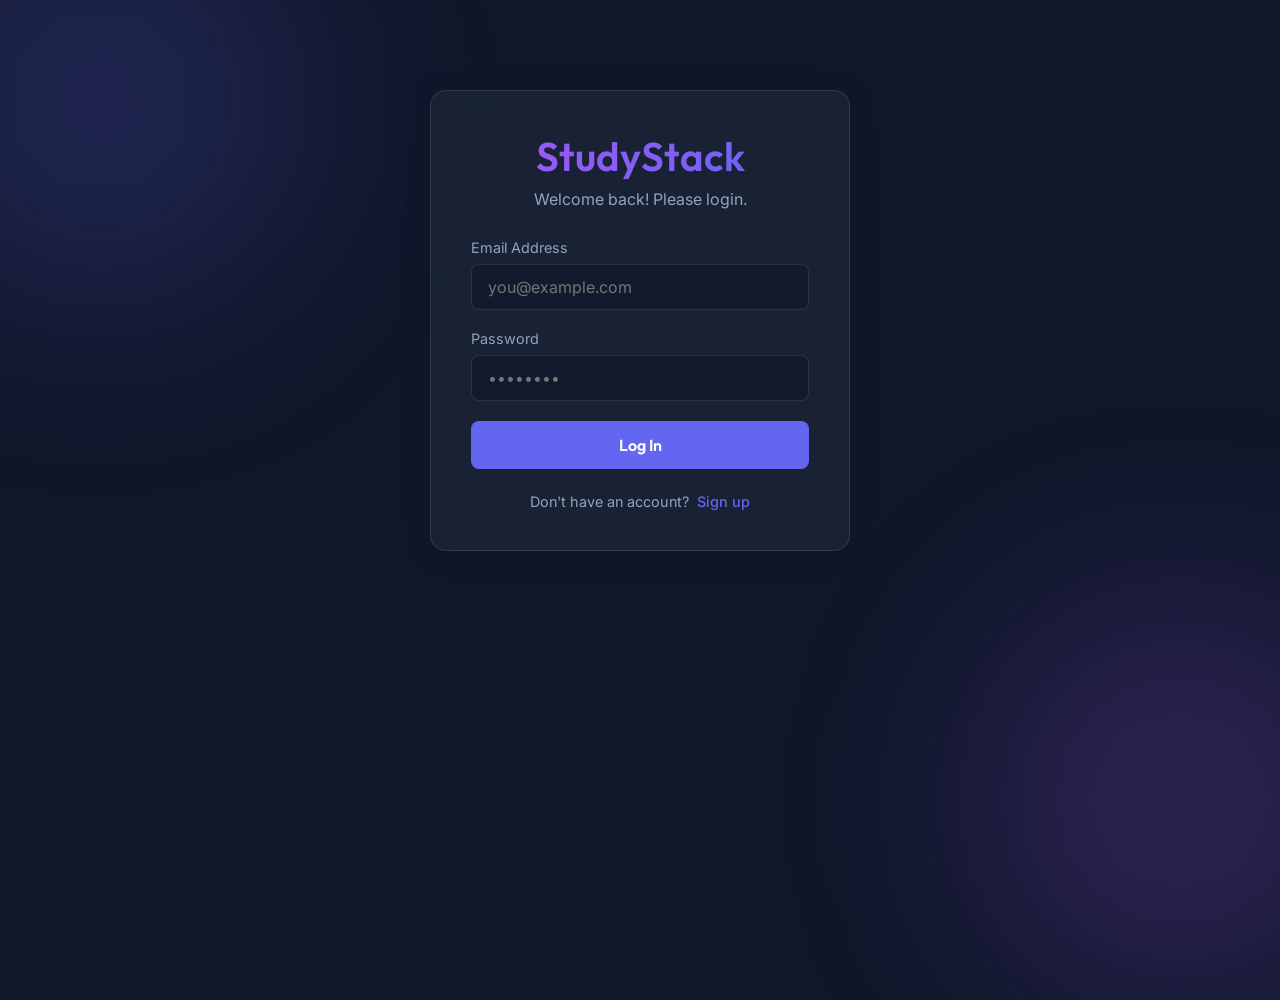
<file: Frontend/index.html>
<!DOCTYPE html>
<html lang="en">
<head>
    <meta charset="UTF-8">
    <meta name="viewport" content="width=device-width, initial-scale=1.0">
    <title>StudyStack - Welcome</title>
    <link rel="stylesheet" href="./css/style.css">
</head>
<body>
    
    <div class="auth-container glass-panel">
        <div class="auth-header">
            <h1>StudyStack</h1>
            <p id="auth-subtitle">Welcome back! Please login.</p>
        </div>

        <!-- Login Form -->
        <form id="login-form">
            <div class="form-group">
                <label for="login-email">Email Address</label>
                <input type="email" id="login-email" class="form-control" required placeholder="you@example.com">
            </div>
            <div class="form-group">
                <label for="login-password">Password</label>
                <input type="password" id="login-password" class="form-control" required placeholder="••••••••">
            </div>
            <button type="submit" class="btn" id="login-btn">Log In</button>
        </form>

        <!-- Register Form (Hidden by default) -->
        <form id="register-form" class="hidden">
            <div class="form-group">
                <label for="reg-name">Full Name</label>
                <input type="text" id="reg-name" class="form-control" required placeholder="John Doe">
            </div>
            <div class="form-group">
                <label for="reg-email">Email Address</label>
                <input type="email" id="reg-email" class="form-control" required placeholder="you@example.com">
            </div>
            <div class="form-group">
                <label for="reg-password">Password</label>
                <input type="password" id="reg-password" class="form-control" required placeholder="••••••••">
            </div>
            <div class="form-group">
                <label for="reg-role">I am a...</label>
                <select id="reg-role" class="form-control">
                    <option value="student">Student</option>
                    <option value="instructor">Instructor</option>
                </select>
            </div>
            <button type="submit" class="btn" id="reg-btn">Create Account</button>
        </form>

        <div class="toggle-auth" id="toggle-container">
            <span>Don't have an account?</span>
            <a id="toggle-link">Sign up</a>
        </div>
    </div>

    <!-- Scripts -->
    <script src="./js/api.js"></script>
    <script src="./js/auth.js"></script>
</body>
</html>
</file>
<file: Frontend/css/style.css>
@import url('https://fonts.googleapis.com/css2?family=Inter:wght@300;400;500;600;700&family=Outfit:wght@400;500;600;700&display=swap');

:root {
  --primary-color: #6366f1;
  --primary-hover: #4f46e5;
  --bg-dark: #0f172a;
  --card-bg: rgba(30, 41, 59, 0.7);
  --text-main: #f8fafc;
  --text-muted: #94a3b8;
  --glass-border: rgba(255, 255, 255, 0.1);
  --error: #ef4444;
  --success: #22c55e;
}

* {
  margin: 0;
  padding: 0;
  box-sizing: border-box;
}

body {
  font-family: 'Inter', sans-serif;
  background: var(--bg-dark);
  color: var(--text-main);
  min-height: 100vh;
  display: flex;
  flex-direction: column;
  position: relative;
  overflow-x: hidden;
}

/* Background animated glow effects */
body::before, body::after {
  content: '';
  position: absolute;
  width: 400px;
  height: 400px;
  border-radius: 50%;
  filter: blur(100px);
  z-index: -1;
  animation: float 10s infinite alternate;
}

body::before {
  background: rgba(99, 102, 241, 0.2);
  top: -100px;
  left: -100px;
}

body::after {
  background: rgba(168, 85, 247, 0.2);
  bottom: -100px;
  right: -100px;
  animation-delay: -5s;
}

@keyframes float {
  0% { transform: translate(0, 0) scale(1); }
  100% { transform: translate(50px, 50px) scale(1.1); }
}

h1, h2, h3, h4, h5, h6 {
  font-family: 'Outfit', sans-serif;
  font-weight: 600;
}

/* Glassmorphism Classes */
.glass-panel {
  background: var(--card-bg);
  backdrop-filter: blur(12px);
  -webkit-backdrop-filter: blur(12px);
  border: 1px solid var(--glass-border);
  border-radius: 16px;
  box-shadow: 0 4px 30px rgba(0, 0, 0, 0.1);
}

/* Auth Page Specific */
.auth-container {
  width: 100%;
  max-width: 420px;
  margin: auto;
  padding: 40px;
  margin-top: 10vh;
}

.auth-header {
  text-align: center;
  margin-bottom: 30px;
}

.auth-header h1 {
  font-size: 2.5rem;
  margin-bottom: 8px;
  background: linear-gradient(135deg, #a855f7, #6366f1);
  -webkit-background-clip: text;
  -webkit-text-fill-color: transparent;
}

.auth-header p {
  color: var(--text-muted);
}

.form-group {
  margin-bottom: 20px;
}

.form-group label {
  display: block;
  margin-bottom: 8px;
  font-size: 0.9rem;
  color: var(--text-muted);
}

.form-control {
  width: 100%;
  padding: 12px 16px;
  border-radius: 8px;
  background: rgba(15, 23, 42, 0.6);
  border: 1px solid var(--glass-border);
  color: var(--text-main);
  font-size: 1rem;
  font-family: 'Inter', sans-serif;
  transition: all 0.3s ease;
}

.form-control:focus {
  outline: none;
  border-color: var(--primary-color);
  box-shadow: 0 0 0 3px rgba(99, 102, 241, 0.2);
}

select.form-control {
  appearance: none;
}

.btn {
  width: 100%;
  padding: 14px;
  border: none;
  border-radius: 8px;
  background: var(--primary-color);
  color: white;
  font-size: 1rem;
  font-weight: 600;
  cursor: pointer;
  transition: all 0.3s ease;
  font-family: 'Outfit', sans-serif;
}

.btn:hover {
  background: var(--primary-hover);
  transform: translateY(-2px);
  box-shadow: 0 4px 12px rgba(99, 102, 241, 0.4);
}

.toggle-auth {
  text-align: center;
  margin-top: 24px;
  font-size: 0.9rem;
  color: var(--text-muted);
}

.toggle-auth a {
  color: var(--primary-color);
  text-decoration: none;
  font-weight: 500;
  margin-left: 4px;
  cursor: pointer;
}

.toggle-auth a:hover {
  text-decoration: underline;
}

.hidden {
  display: none !important;
}

/* Dashboard Specific */
.dashboard-nav {
  padding: 20px 40px;
  display: flex;
  justify-content: space-between;
  align-items: center;
  border-bottom: 1px solid var(--glass-border);
}

.brand {
  font-family: 'Outfit', sans-serif;
  font-size: 1.5rem;
  font-weight: 700;
  color: white;
}

.nav-actions {
  display: flex;
  align-items: center;
  gap: 16px;
}

.user-info {
  color: var(--text-muted);
  font-size: 0.95rem;
}

.btn-small {
  padding: 8px 16px;
  background: transparent;
  border: 1px solid var(--glass-border);
  border-radius: 6px;
  color: var(--text-main);
  cursor: pointer;
  transition: all 0.2s;
}

.btn-small:hover {
  background: rgba(255, 255, 255, 0.05);
}

.btn-danger {
  color: #fca5a5;
  border-color: rgba(239, 68, 68, 0.3);
}
.btn-danger:hover {
  background: rgba(239, 68, 68, 0.1);
}

.main-content {
  padding: 40px;
  max-width: 1200px;
  margin: 0 auto;
  width: 100%;
}

.section-header {
  display: flex;
  justify-content: space-between;
  align-items: center;
  margin-bottom: 30px;
}

.courses-grid {
  display: grid;
  grid-template-columns: repeat(auto-fill, minmax(300px, 1fr));
  gap: 24px;
}

.course-card {
  padding: 24px;
  transition: transform 0.3s ease, box-shadow 0.3s ease;
}

.course-card:hover {
  transform: translateY(-5px);
  box-shadow: 0 10px 30px rgba(0, 0, 0, 0.2);
}

.course-title {
  font-size: 1.25rem;
  margin-bottom: 12px;
  color: var(--primary-color);
}

.course-meta {
  color: var(--text-muted);
  font-size: 0.9rem;
  margin-bottom: 20px;
  display: flex;
  justify-content: space-between;
}

.course-price {
  font-weight: 600;
  color: var(--success);
}

.course-actions {
  display: flex;
  gap: 10px;
  border-top: 1px solid var(--glass-border);
  padding-top: 16px;
  margin-top: 16px;
}

/* Modal */
.modal-overlay {
  position: fixed;
  top: 0;
  left: 0;
  width: 100%;
  height: 100%;
  background: rgba(0, 0, 0, 0.6);
  backdrop-filter: blur(4px);
  display: flex;
  justify-content: center;
  align-items: center;
  z-index: 1000;
  opacity: 0;
  pointer-events: none;
  transition: opacity 0.3s ease;
}

.modal-overlay.active {
  opacity: 1;
  pointer-events: all;
}

.modal-content {
  width: 100%;
  max-width: 500px;
  padding: 30px;
  transform: translateY(20px);
  transition: transform 0.3s ease;
}

.modal-overlay.active .modal-content {
  transform: translateY(0);
}

.modal-header {
  display: flex;
  justify-content: space-between;
  align-items: center;
  margin-bottom: 24px;
}

.close-modal {
  background: transparent;
  border: none;
  color: var(--text-muted);
  font-size: 1.5rem;
  cursor: pointer;
}

/* Notifications */
#notification {
  position: fixed;
  bottom: 20px;
  right: 20px;
  padding: 16px 24px;
  border-radius: 8px;
  color: white;
  transform: translateY(100px);
  opacity: 0;
  transition: all 0.3s cubic-bezier(0.68, -0.55, 0.265, 1.55);
  z-index: 9999;
  font-weight: 500;
}

#notification.show {
  transform: translateY(0);
  opacity: 1;
}

.notify-success {
  background: var(--success);
}

.notify-error {
  background: var(--error);
}
</file>
